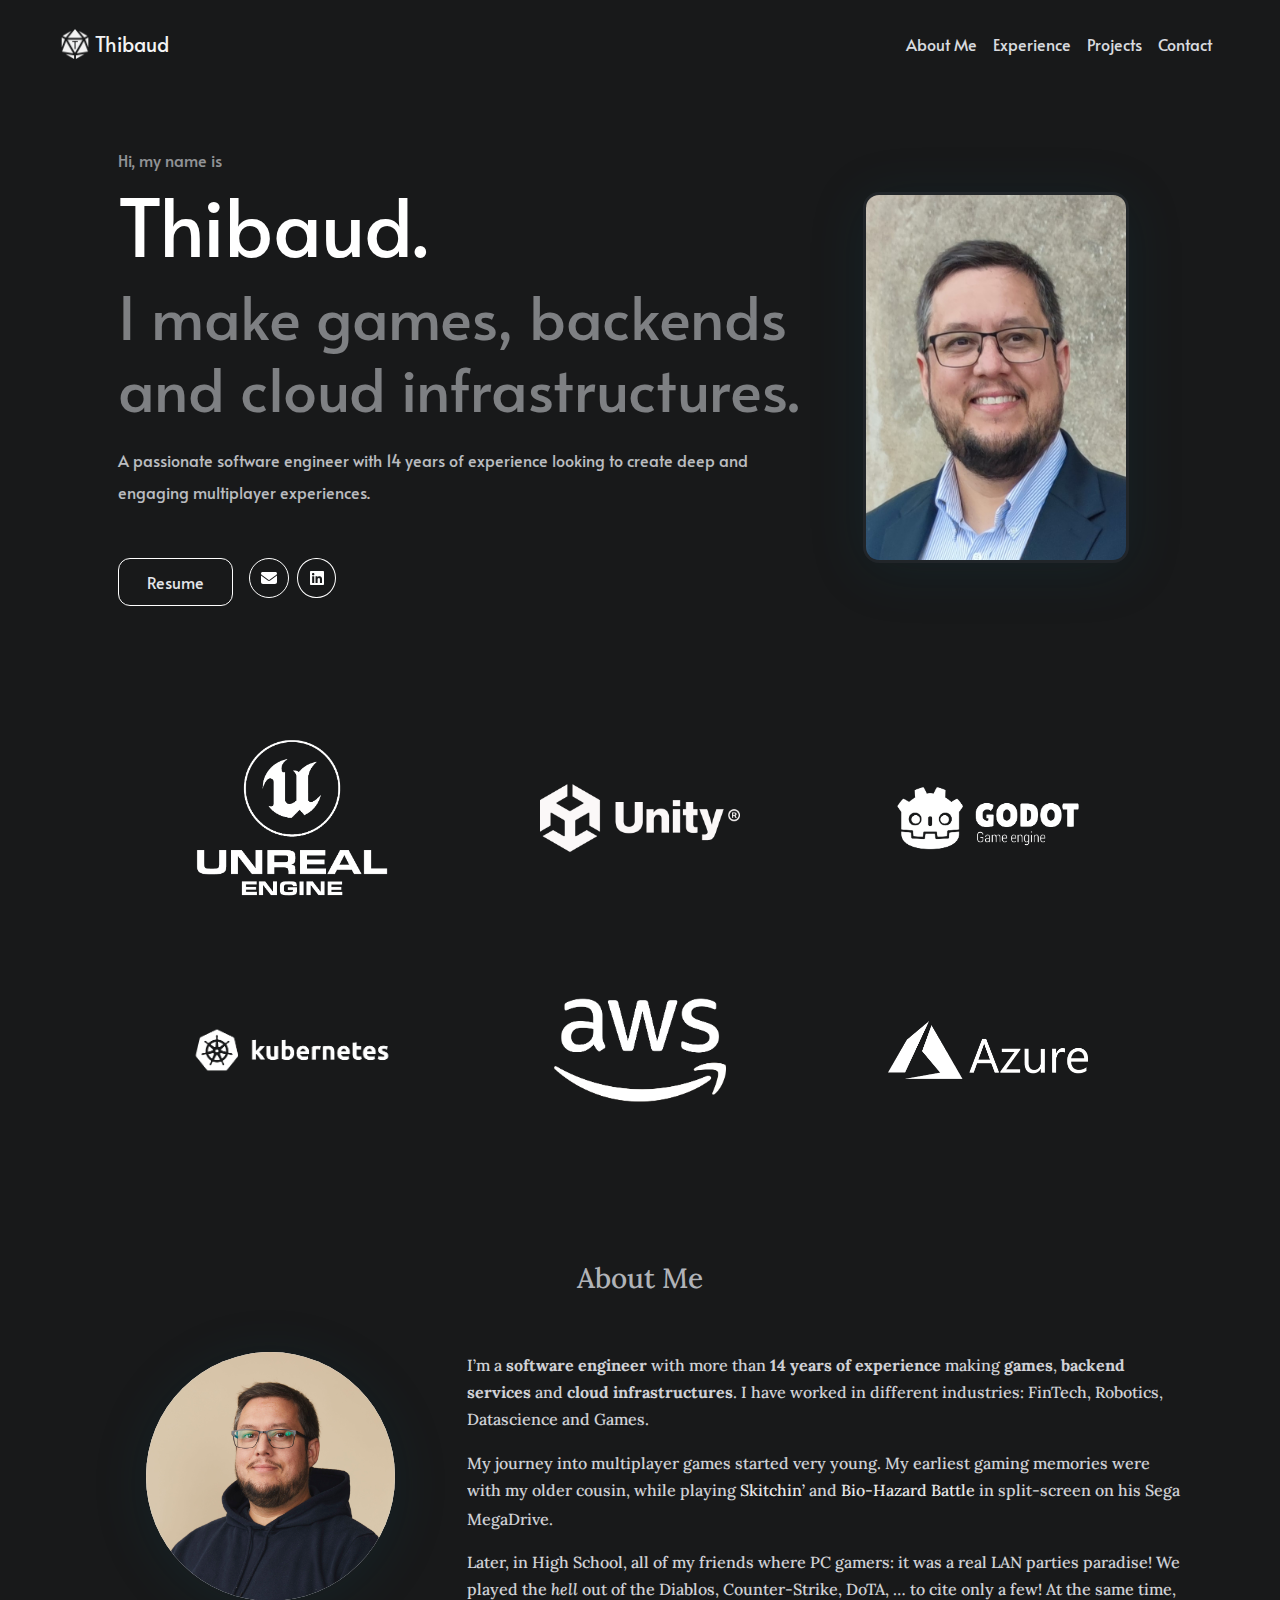
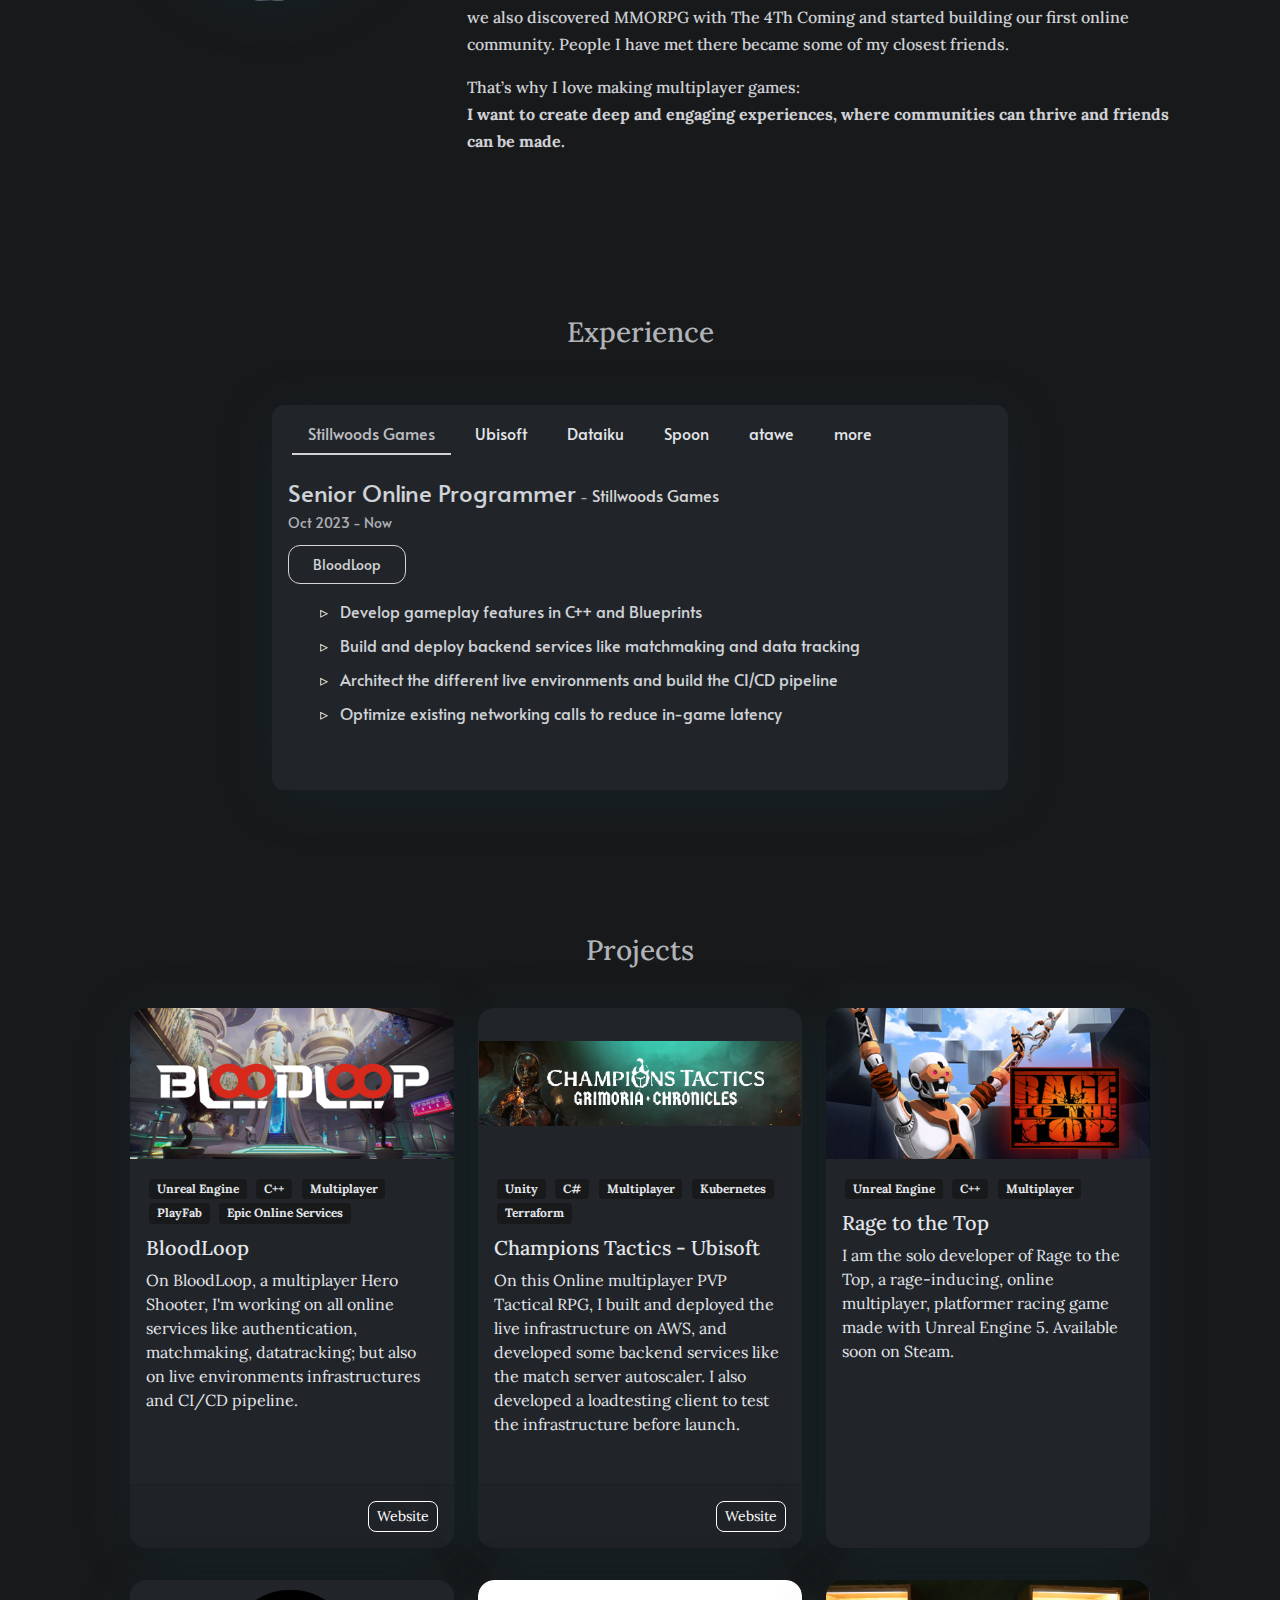
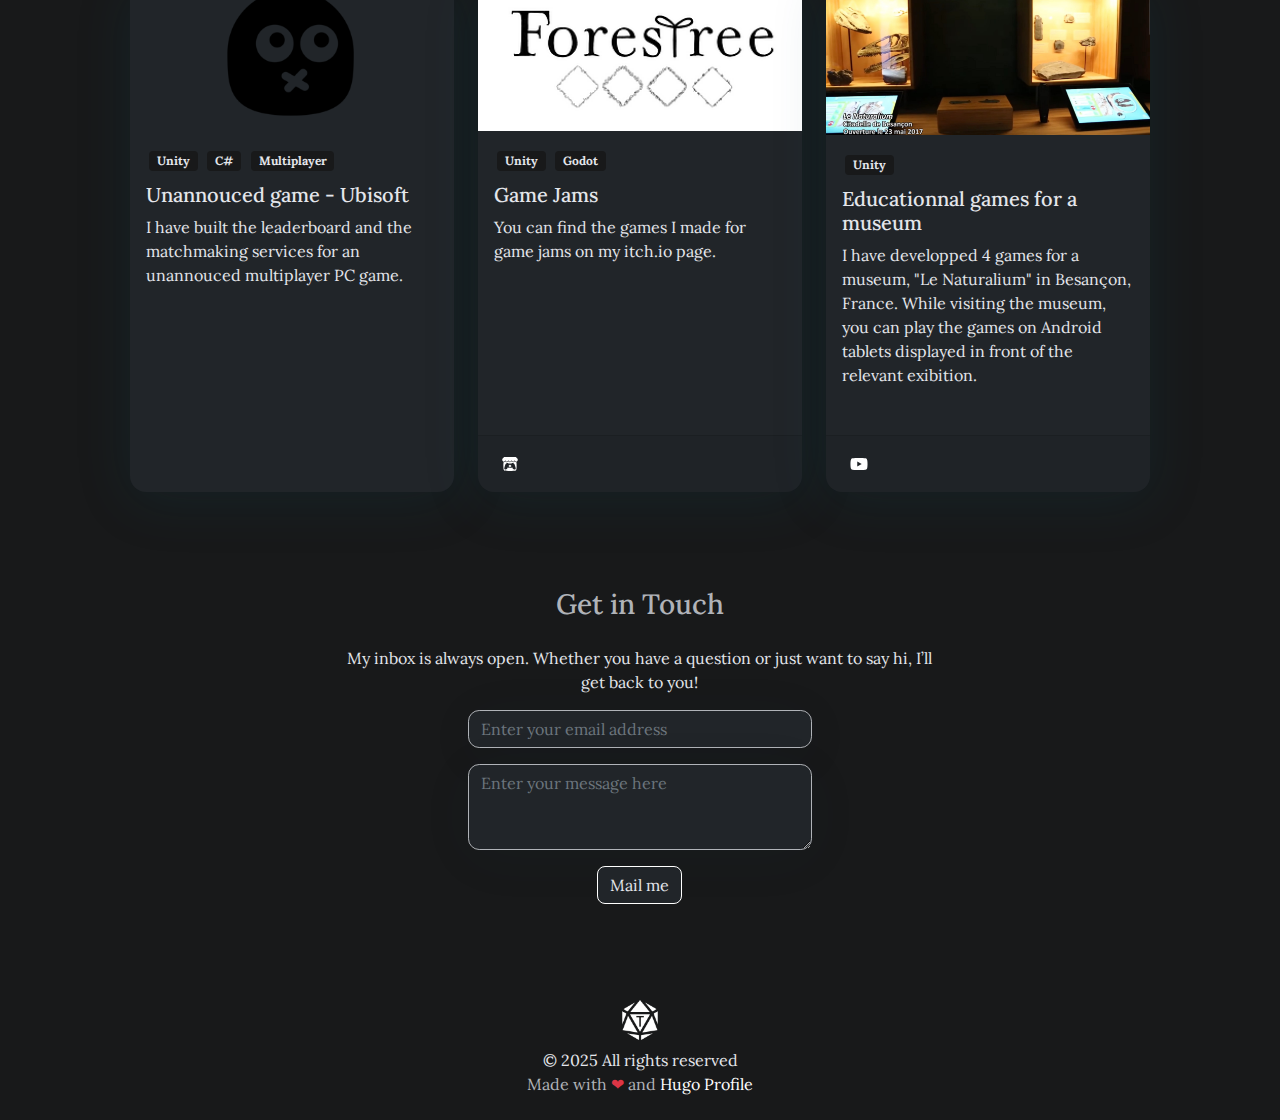
<file: index.html>
<!doctype html><html><head><meta name=generator content="Hugo 0.146.4"><meta charset=UTF-8><meta name=viewport content="width=device-width,initial-scale=1"><meta http-equiv=X-UA-Compatible content="ie=edge"><meta http-equiv=Accept-CH content="DPR, Viewport-Width, Width"><link rel=icon href=/images/fav.png type=image/gif><link rel=preconnect href=https://fonts.googleapis.com><link rel=preconnect href=https://fonts.gstatic.com crossorigin><link rel=preload as=style href="https://fonts.googleapis.com/css2?family=Alata&family=Lora:ital,wght@0,400;0,500;0,600;0,700;1,400;1,500;1,600;1,700&family=Roboto:ital,wght@0,100;0,300;0,400;0,500;0,700;0,900;1,100;1,300;1,400;1,500;1,700;1,900&display=swap"><link rel=stylesheet href="https://fonts.googleapis.com/css2?family=Alata&family=Lora:ital,wght@0,400;0,500;0,600;0,700;1,400;1,500;1,600;1,700&family=Roboto:ital,wght@0,100;0,300;0,400;0,500;0,700;0,900;1,100;1,300;1,400;1,500;1,700;1,900&display=swap" media=print onload='this.media="all"'><noscript><link href="https://fonts.googleapis.com/css2?family=Alata&family=Lora:ital,wght@0,400;0,500;0,600;0,700;1,400;1,500;1,600;1,700&family=Roboto:ital,wght@0,100;0,300;0,400;0,500;0,700;0,900;1,100;1,300;1,400;1,500;1,700;1,900&display=swap" rel=stylesheet></noscript><link rel=stylesheet href=/css/font.css media=all><meta property="og:url" content="https://portfolio.thibaud.io/"><meta property="og:site_name" content="Thibaud"><meta property="og:title" content="Thibaud"><meta property="og:description" content="Thibaud portfolio"><meta property="og:locale" content="en_us"><meta property="og:type" content="website"><meta name=twitter:card content="summary"><meta name=twitter:title content="Thibaud"><meta name=twitter:description content="Thibaud portfolio"><link rel=stylesheet href=/bootstrap-5/css/bootstrap.min.css media=all><link rel=stylesheet href=/css/header.css media=all><link rel=stylesheet href=/css/footer.css media=all><link rel=stylesheet href=/css/theme.css media=all><style>:root{--text-color:#343a40;--text-secondary-color:#6c757d;--text-link-color:#007bff;--background-color:#eaedf0;--secondary-background-color:#64ffda1a;--primary-color:#007bff;--secondary-color:#f8f9fa;--text-color-dark:#e4e6eb;--text-secondary-color-dark:#b0b3b8;--text-link-color-dark:#ffffff;--background-color-dark:#18191a;--secondary-background-color-dark:#212529;--primary-color-dark:#ffffff;--secondary-color-dark:#212529}body{font-size:1rem;font-weight:400;line-height:1.5;text-align:left}html{background-color:var(--background-color)!important}body::-webkit-scrollbar{height:0;width:8px;background-color:var(--background-color)}::-webkit-scrollbar-track{border-radius:1rem}::-webkit-scrollbar-thumb{border-radius:1rem;background:#b0b0b0;outline:1px solid var(--background-color)}#search-content::-webkit-scrollbar{width:.5em;height:.1em;background-color:var(--background-color)}</style><meta name=description content="Thibaud portfolio"><link rel=stylesheet href=/css/index.css media=all><link rel=stylesheet href=/css/projects.css media=all><script defer src=/fontawesome-6/all-6.4.2.js></script><title>Thibaud</title></head><body class=light><script>let localStorageValue=localStorage.getItem("pref-theme"),mediaQuery=window.matchMedia("(prefers-color-scheme: dark)").matches;switch(localStorageValue){case"dark":document.body.classList.add("dark");break;case"light":document.body.classList.remove("dark");break;default:mediaQuery&&document.body.classList.add("dark");break}</script><script>var prevScrollPos=window.pageYOffset;window.addEventListener("scroll",function(){let s=document.getElementById("profileHeader"),t=window.pageYOffset,n=!1,o=!0,i=o?prevScrollPos>t:t>0;i?s.classList.add("showHeaderOnTop"):n=!0,t===0&&(n=!0),n&&s.classList.remove("showHeaderOnTop"),prevScrollPos=t})</script><header id=profileHeader><nav class="pt-3 navbar navbar-expand-lg animate"><div class="container-fluid mx-xs-2 mx-sm-5 mx-md-5 mx-lg-5"><a class="navbar-brand primary-font text-wrap" href=/><img src=/images/fav.png width=30 height=30 class="d-inline-block align-top">
Thibaud
</a><button class=navbar-toggler type=button data-bs-toggle=collapse data-bs-target=#navbarContent aria-controls=navbarContent aria-expanded=false aria-label="Toggle navigation"><svg aria-hidden="true" height="24" viewBox="0 0 16 16" width="24" data-view-component="true"><path fill-rule="evenodd" d="M1 2.75A.75.75.0 011.75 2h12.5a.75.75.0 110 1.5H1.75A.75.75.0 011 2.75zm0 5A.75.75.0 011.75 7h12.5a.75.75.0 110 1.5H1.75A.75.75.0 011 7.75zM1.75 12a.75.75.0 100 1.5h12.5a.75.75.0 100-1.5H1.75z"/></svg></button><div class="collapse navbar-collapse text-wrap primary-font" id=navbarContent><ul class="navbar-nav ms-auto text-center"><li class="nav-item navbar-text"><a class=nav-link href=/#about aria-label=about>About Me</a></li><li class="nav-item navbar-text"><a class=nav-link href=/#experience aria-label=experience>Experience</a></li><li class="nav-item navbar-text"><a class=nav-link href=/#projects aria-label=projects>Projects</a></li><li class="nav-item navbar-text"><a class=nav-link href=/#contact aria-label=contact>Contact</a></li></ul></div></div></nav></header><div id=content><section id=hero class="py-5 align-middle"><div class="container px-3 px-sm-5 px-md-5 px-lg-5 pt-lg-3"><div class=row><div class="col-sm-12 col-md-12 col-lg-8 content animate" id=primary-font><span class=subtitle>Hi, my name is</span><h2>Thibaud.</h2><h3>I make games, backends and cloud infrastructures.</h3><p class=hero-content>A passionate software engineer with 14 years of experience looking to create deep and engaging multiplayer experiences.</p><div class=row><div class="col-auto h-100"><a href=portfolio_resume.pdf class=btn download>Resume</a></div><div class="col-auto px-0 h-100"><span><span class=px-1><a href=#contact class="btn social-icon"><i class="fa-solid fa-envelope"></i>
</a></span><span class=px-1><a href=https://www.linkedin.com/in/thibaudio/ target=_blank class="btn social-icon"><i class="fab fa-linkedin"></i></a></span></span></div></div></div><div class="col-sm-12 col-md-12 col-lg-4"><div class="row justify-content-center"><div class="col-sm-12 col-md-9 pt-5 image animate px-5 px-md-5 px-lg-0 text-center"><img src=/images/thibaud_5_7.jpg class="img-thumbnail mx-auto" alt></div></div></div></div></div></section><section id=heroSkills class=py-5><div class="container bg-transparent"><div class="row justify-content-center px-3 px-md-5"><div class="col-lg-4 col-md-6 my-3"><img class="rounded mx-auto d-block" src=/images/skills/ue.png alt="Unreal Engine 5" style=width:200px></div><div class="col-lg-4 col-md-6 my-3"><img class="rounded mx-auto d-block" src=/images/skills/unity.png alt=Unity style=width:200px></div><div class="col-lg-4 col-md-6 my-3"><img class="rounded mx-auto d-block" src=/images/skills/godot.png alt=Godot style=width:200px></div><div class="col-lg-4 col-md-6 my-3"><img class="rounded mx-auto d-block" src=/images/skills/kubernetes.png alt=Kubernetes style=width:200px></div><div class="col-lg-4 col-md-6 my-3"><img class="rounded mx-auto d-block" src=/images/skills/amazon.png alt=AWS style=width:200px></div><div class="col-lg-4 col-md-6 my-3"><img class="rounded mx-auto d-block" src=/images/skills/azure.png alt=Azure style=width:200px></div></div></div></section><section id=about class="py-0 py-sm-5"><div class="container bg-transparent"><h3 class="text-center bg-transparent">About Me</h3><div class="bg-transparent row justify-content-center px-3 py-5"><div class="col-sm-12 col-md-8 col-lg-4 mb-5 mb-sm-0 mb-md-5 mb-lg-0 d-none d-sm-none d-md-block"><div class="image d-flex px-5"><img src=/images/thibaud.jpg class="img-thumbnail mx-auto rounded-circle" alt></div></div><div class="col-sm-12 col-md-12 col-lg-8 content"><p>I&rsquo;m a <strong>software engineer</strong> with more than <strong>14 years of experience</strong> making <strong>games</strong>, <strong>backend services</strong> and <strong>cloud infrastructures</strong>.
I have worked in different industries: FinTech, Robotics, Datascience and Games.</p><p>My journey into multiplayer games started very young. My earliest gaming memories were with my older cousin, while playing <a href=https://en.wikipedia.org/wiki/Skitchin%27>Skitchin&rsquo;</a> and <a href=https://en.wikipedia.org/wiki/Bio-Hazard_Battle>Bio-Hazard Battle</a> in split-screen on his Sega MegaDrive.</p><p>Later, in High School, all of my friends where PC gamers: it was a real LAN parties paradise! We played the <em>hell</em> out of the Diablos, Counter-Strike, DoTA, … to cite only a few!
At the same time, we also discovered MMORPG with The 4Th Coming and started building our first online community. People I have met there became some of my closest friends.</p><p>That&rsquo;s why I love making multiplayer games:<br><strong>I want to create deep and engaging experiences, where communities can thrive and friends can be made.</strong></p></div></div></div></section><section id=experience class=py-5><div class=container><h3 class=text-center>Experience</h3><div class="row justify-content-center"><div class="col-sm-12 col-md-8 col-lg-8 py-5"><div class="experience-container px-3 pt-2"><ul class="nav nav-pills mb-3 bg-transparent primary-font" id=pills-tab role=tablist><li class="nav-item px-1 bg-transparent" role=presentation><div class="nav-link active bg-transparent" aria-selected=true role=tab data-bs-toggle=pill id=Stillwoods-Games-Oct-2023---Now-tab data-bs-target=#pills-Stillwoods-Games-Oct-2023---Now aria-controls=Stillwoods-Games-Oct-2023---Now>Stillwoods Games</div></li><li class="nav-item px-1 bg-transparent" role=presentation><div class="nav-link bg-transparent" aria-selected=true role=tab data-bs-toggle=pill id=Ubisoft-Jul-2023---Oct-2023-tab data-bs-target=#pills-Ubisoft-Jul-2023---Oct-2023 aria-controls=Ubisoft-Jul-2023---Oct-2023>Ubisoft</div></li><li class="nav-item px-1 bg-transparent" role=presentation><div class="nav-link bg-transparent" aria-selected=true role=tab data-bs-toggle=pill id=Dataiku-Apr-2020---Jul-2023-tab data-bs-target=#pills-Dataiku-Apr-2020---Jul-2023 aria-controls=Dataiku-Apr-2020---Jul-2023>Dataiku</div></li><li class="nav-item px-1 bg-transparent" role=presentation><div class="nav-link bg-transparent" aria-selected=true role=tab data-bs-toggle=pill id=Spoon-Feb-2018---Mar-2020-tab data-bs-target=#pills-Spoon-Feb-2018---Mar-2020 aria-controls=Spoon-Feb-2018---Mar-2020>Spoon</div></li><li class="nav-item px-1 bg-transparent" role=presentation><div class="nav-link bg-transparent" aria-selected=true role=tab data-bs-toggle=pill id=atawe-Mar-2016---Jan-2018-tab data-bs-target=#pills-atawe-Mar-2016---Jan-2018 aria-controls=atawe-Mar-2016---Jan-2018>atawe</div></li><li class="nav-item px-1 bg-transparent" role=presentation><div class="nav-link bg-transparent" aria-selected=true role=tab data-bs-toggle=pill id=more-Jun-2009---Feb-2016-tab data-bs-target=#pills-more-Jun-2009---Feb-2016 aria-controls=more-Jun-2009---Feb-2016>more</div></li></ul><div class="tab-content pb-5 pt-2 bg-transparent primary-font" id=pills-tabContent><div class="tab-pane fade show active bg-transparent" role=tabpanel id=pills-Stillwoods-Games-Oct-2023---Now aria-labelledby=pills-Stillwoods-Games-Oct-2023---Now-tab><div><span class=h4>Senior Online Programmer</span>
<small>-</small>
<a href=https://stillwoods.games/ target=_blank>Stillwoods Games</a><div class=pb-1><small>Oct 2023 - Now</small></div><div class="py-2 featuredLink"><a class="p-2 px-4 btn btn-outline-primary btn-sm" href=https://www.bloodloop.com/ target=_blank>BloodLoop</a></div></div><ul><li>Develop gameplay features in C++ and Blueprints</li><li>Build and deploy backend services like matchmaking and data tracking</li><li>Architect the different live environments and build the CI/CD pipeline</li><li>Optimize existing networking calls to reduce in-game latency</li></ul></div><div class="tab-pane fade bg-transparent" role=tabpanel id=pills-Ubisoft-Jul-2023---Oct-2023 aria-labelledby=pills-Ubisoft-Jul-2023---Oct-2023-tab><div><span class=h4>Senior Online Programmer</span>
<small>-</small>
<a href=https://ubisoft.com target=_blank>Ubisoft</a><div class=pb-1><small>Jul 2023 - Oct 2023</small></div><div class="py-2 featuredLink"><a class="p-2 px-4 btn btn-outline-primary btn-sm" href=https://championstactics.ubisoft.com/ target=_blank>Champions Tactics</a></div></div><div class=pt-2><p>Build, deploy and maintain backend services and infrastructure for 2 upcoming multiplayer PC games.</p><ul><li>Developed the leaderboard and the matchmaking services</li><li>Build the autoscaler for match servers</li><li>Deployed the live infrastructure</li></ul></div></div><div class="tab-pane fade bg-transparent" role=tabpanel id=pills-Dataiku-Apr-2020---Jul-2023 aria-labelledby=pills-Dataiku-Apr-2020---Jul-2023-tab><div><span class=h4>Engineering Manager</span>
<small>-</small>
<a href=https://dataiku.com target=_blank>Dataiku</a><div class=pb-1><small>Apr 2020 - Jul 2023</small></div><div class="py-2 featuredLink"><a class="p-2 px-4 btn btn-outline-primary btn-sm" href=https://www.dataiku.com/product/get-started/ target=_blank>Dataiku Online</a></div></div><div class=pt-2><p>Build, deploy and operate the platform hosting Dataiku&rsquo;s SaaS offering:</p><ul><li>Build a resilient and replicable infrastructure on AWS with multiple kubernetes clusters in production</li><li>Create processes and tools to improve platform reliability, without compromising team velocity</li><li>Recruit and manage a growing team of Site Reliability Engineers to operate and improve the platform</li><li>Provide system design expertise to the development team</li><li>Obtain ISO27001 and SoC Type 1&amp;2 Certifications</li></ul></div></div><div class="tab-pane fade bg-transparent" role=tabpanel id=pills-Spoon-Feb-2018---Mar-2020 aria-labelledby=pills-Spoon-Feb-2018---Mar-2020-tab><div><span class=h4>Unity Developer</span>
<small>-</small>
<a href=https://www.spoon.ai/ target=_blank>Spoon</a><div class=pb-1><small>Feb 2018 - Mar 2020</small></div></div><div class=pt-2><p>Build software embedded in an interactive robot:</p><ul><li>Develop robot behaviors and interaction in C#/Unity</li><li>Integrate various peripherals, like robot arms and capture devices, by building C++ drivers</li><li>Build a multiplayer VR simulation with Unity to experience our different robots</li></ul><p>Create shared services for the robot fleet:</p><ul><li>Deploy a cloud infrastructure</li><li>Build and deploy backend services to monitor robots, gather analytics and configure behaviors remotely</li></ul></div></div><div class="tab-pane fade bg-transparent" role=tabpanel id=pills-atawe-Mar-2016---Jan-2018 aria-labelledby=pills-atawe-Mar-2016---Jan-2018-tab><div><span class=h4>Co-founder</span>
<small>-</small>
<a href=http://atawe.fr/ target=_blank>atawe</a><div class=pb-1><small>Mar 2016 - Jan 2018</small></div><div class="py-2 featuredLink"><a class="p-2 px-4 btn btn-outline-primary btn-sm" href="https://www.youtube.com/watch?v=0HBjJZTlvmY" target=_blank>Some of the games in action</a></div></div><div class=pt-2><p>We developed games and software for our customers :</p><ul><li>A warehouse management software</li><li>4 educational games for a museum. They are available on Android tablets displayed in front of the relevant exibition.<br>You can see them in action <a href="https://www.youtube.com/watch?v=0HBjJZTlvmY">here</a></li></ul></div></div><div class="tab-pane fade bg-transparent" role=tabpanel id=pills-more-Jun-2009---Feb-2016 aria-labelledby=pills-more-Jun-2009---Feb-2016-tab><div><span class=h4>Find more on my LinkedIn profile</span>
<small>-</small>
<a href=https://www.linkedin.com/in/thibaudio/details/experience/ target=_blank>more</a><div class=pb-1><small>Jun 2009 - Feb 2016</small></div><div class="py-2 featuredLink"><a class="p-2 px-4 btn btn-outline-primary btn-sm" href=https://www.linkedin.com/in/thibaudio/details/experience/ target=_blank>LinkedIn</a></div></div><div class=pt-2></div></div></div></div></div></div></div></section><section id=projects class=py-5><div class=container><h3 class=text-center>Projects</h3><div class="row justify-content-center px-3 px-md-5"><div class="col-lg-4 col-md-6 my-3"><div class="card my-3 h-100" title=BloodLoop><div class=card-head><img class=card-img-top src=/images/projects/bloodloop.png alt=BloodLoop></div><div class="card-body bg-transparent p-3"><div class="pb-2 bg-transparent"><span class="badge badge-secondary">Unreal Engine</span>
<span class="badge badge-secondary">C++</span>
<span class="badge badge-secondary">Multiplayer</span>
<span class="badge badge-secondary">PlayFab</span>
<span class="badge badge-secondary">Epic Online Services</span></div><h5 class="card-title bg-transparent mt-1">BloodLoop</h5><div class="card-text bg-transparent secondary-font">On BloodLoop, a multiplayer Hero Shooter, I'm working on all online services like authentication, matchmaking, datatracking; but also on live environments infrastructures and CI/CD pipeline.</div></div><div class="card-footer py-3"><span class=float-end><a class="btn btn-sm" href=https://www.bloodloop.com/ target=_blank>Website</a></span></div></div></div><div class="col-lg-4 col-md-6 my-3"><div class="card my-3 h-100" title="Champions Tactics - Ubisoft"><div class=card-head><img class=card-img-top src=/images/projects/championstactics.png alt="Champions Tactics - Ubisoft"></div><div class="card-body bg-transparent p-3"><div class="pb-2 bg-transparent"><span class="badge badge-secondary">Unity</span>
<span class="badge badge-secondary">C#</span>
<span class="badge badge-secondary">Multiplayer</span>
<span class="badge badge-secondary">Kubernetes</span>
<span class="badge badge-secondary">Terraform</span></div><h5 class="card-title bg-transparent mt-1">Champions Tactics - Ubisoft</h5><div class="card-text bg-transparent secondary-font">On this Online multiplayer PVP Tactical RPG, I built and deployed the live infrastructure on AWS, and developed some backend services like the match server autoscaler. I also developed a loadtesting client to test the infrastructure before launch.</div></div><div class="card-footer py-3"><span class=float-end><a class="btn btn-sm" href=https://championstactics.ubisoft.com/ target=_blank>Website</a></span></div></div></div><div class="col-lg-4 col-md-6 my-3"><div class="card my-3 h-100" title="Rage to the Top"><div class=card-head><img class=card-img-top src=/images/projects/ragetothetop.png alt="Rage to the Top"></div><div class="card-body bg-transparent p-3"><div class="pb-2 bg-transparent"><span class="badge badge-secondary">Unreal Engine</span>
<span class="badge badge-secondary">C++</span>
<span class="badge badge-secondary">Multiplayer</span></div><h5 class="card-title bg-transparent mt-1">Rage to the Top</h5><div class="card-text bg-transparent secondary-font">I am the solo developer of Rage to the Top, a rage-inducing, online multiplayer, platformer racing game made with Unreal Engine 5. Available soon on Steam.</div></div></div></div><div class="col-lg-4 col-md-6 my-3"><div class="card my-3 h-100" title="Unannouced game - Ubisoft"><div class=card-head><img class=card-img-top src=/images/projects/silence.png alt="Unannouced game - Ubisoft"></div><div class="card-body bg-transparent p-3"><div class="pb-2 bg-transparent"><span class="badge badge-secondary">Unity</span>
<span class="badge badge-secondary">C#</span>
<span class="badge badge-secondary">Multiplayer</span></div><h5 class="card-title bg-transparent mt-1">Unannouced game - Ubisoft</h5><div class="card-text bg-transparent secondary-font">I have built the leaderboard and the matchmaking services for an unannouced multiplayer PC game.</div></div></div></div><div class="col-lg-4 col-md-6 my-3"><div class="card my-3 h-100" title="Game Jams"><div class=card-head><img class=card-img-top src=/images/projects/gamejams.png alt="Game Jams"></div><div class="card-body bg-transparent p-3"><div class="pb-2 bg-transparent"><span class="badge badge-secondary">Unity</span>
<span class="badge badge-secondary">Godot</span></div><h5 class="card-title bg-transparent mt-1">Game Jams</h5><div class="card-text bg-transparent secondary-font">You can find the games I made for game jams on my itch.io page.</div></div><div class="card-footer py-3"><span class="m-1 mx-2"><a href=https://thibaudio.itch.io/ target=_blank><i class="fab fa-itch-io"></i></a></span></div></div></div><div class="col-lg-4 col-md-6 my-3"><div class="card my-3 h-100" title="Educationnal games for a museum"><div class=card-head><img class=card-img-top src=/images/projects/naturalium.jpg alt="Educationnal games for a museum"></div><div class="card-body bg-transparent p-3"><div class="pb-2 bg-transparent"><span class="badge badge-secondary">Unity</span></div><h5 class="card-title bg-transparent mt-1">Educationnal games for a museum</h5><div class="card-text bg-transparent secondary-font">I have developped 4 games for a museum, "Le Naturalium" in Besançon, France.
While visiting the museum, you can play the games on Android tablets displayed in front of the relevant exibition.</div></div><div class="card-footer py-3"><span class="m-1 mx-2"><a href="https://www.youtube.com/watch?v=0HBjJZTlvmY" target=_blank><i class="fab fa-youtube"></i></a></span></div></div></div></div></div></section><section id=contact class=py-5><div class=container><h3 class=text-center>Get in Touch</h3><div class="px-0 px-md-5 px-lg-5"><div class="row justify-content-center px-md-5"><div class="col-md-8 py-3"><div class=text-center>My inbox is always open. Whether you have a question or just want to say hi, I&rsquo;ll get back to you!</div><div class="row justify-content-center"><form id=contact-form action=https://formspree.io/f/mzbnzjne onsubmit=handleFormspreeSubmit(event) method=POST class=col-md-7><div class="form-group pt-3"><input type=email class=form-control name=email required placeholder='Enter your email address'></div><div class="form-group pt-3"><textarea class=form-control name=message required placeholder='Enter your message here' rows=3></textarea></div><div class="form-group text-center pt-3"><button type=submit class=btn>Mail me</button></div></form></div></div></div></div></div><div id=contact-form-status></div></section><svg style="display:none"><symbol id="check-circle-fill" viewBox="0 0 16 16"><path d="M16 8A8 8 0 110 8a8 8 0 0116 0zm-3.97-3.03a.75.75.0 00-1.08.022L7.477 9.417 5.384 7.323a.75.75.0 00-1.06 1.06L6.97 11.03a.75.75.0 001.079-.02l3.992-4.99a.75.75.0 00-.01-1.05z"/></symbol><symbol id="info-fill" viewBox="0 0 16 16"><path d="M8 16A8 8 0 108 0a8 8 0 000 16zm.93-9.412-1 4.705c-.07.34.029.533.304.533.194.0.487-.07.686-.246l-.088.416c-.287.346-.92.598-1.465.598-.703.0-1.002-.422-.808-1.319l.738-3.468c.064-.293.006-.399-.287-.47l-.451-.081.082-.381 2.29-.287zM8 5.5a1 1 0 110-2 1 1 0 010 2z"/></symbol><symbol id="exclamation-triangle-fill" viewBox="0 0 16 16"><path d="M8.982 1.566a1.13 1.13.0 00-1.96.0L.165 13.233c-.457.778.091 1.767.98 1.767h13.713c.889.0 1.438-.99.98-1.767L8.982 1.566zM8 5c.535.0.954.462.9.995l-.35 3.507a.552.552.0 01-1.1.0L7.1 5.995A.905.905.0 018 5zm.002 6a1 1 0 110 2 1 1 0 010-2z"/></symbol></svg></div><footer><div class="text-center pt-2"></div><div class="container py-4"><div class="row justify-content-center"><div class="col-md-4 text-center"><div class=pb-2><a href=https://portfolio.thibaud.io/ title=Thibaud><img alt="Footer logo" src=/images/fav.png height=40px width=40px></a></div>&copy; 2025 All rights reserved<div class=text-secondary>Made with
<span class=text-danger>&#10084;
</span>and
<a href=https://github.com/gurusabarish/hugo-profile target=_blank title="Designed and developed by gurusabarish">Hugo Profile</a></div></div></div></div></footer><script src=/bootstrap-5/js/bootstrap.bundle.min.js></script><script>document.body.className.includes("light")&&(document.body.classList.add("dark"),localStorage.setItem("pref-theme","dark"))</script><script src=/js/contact.js></script><section id=search-content class=py-2><div class=container id=search-results></div></section></body></html>
</file>
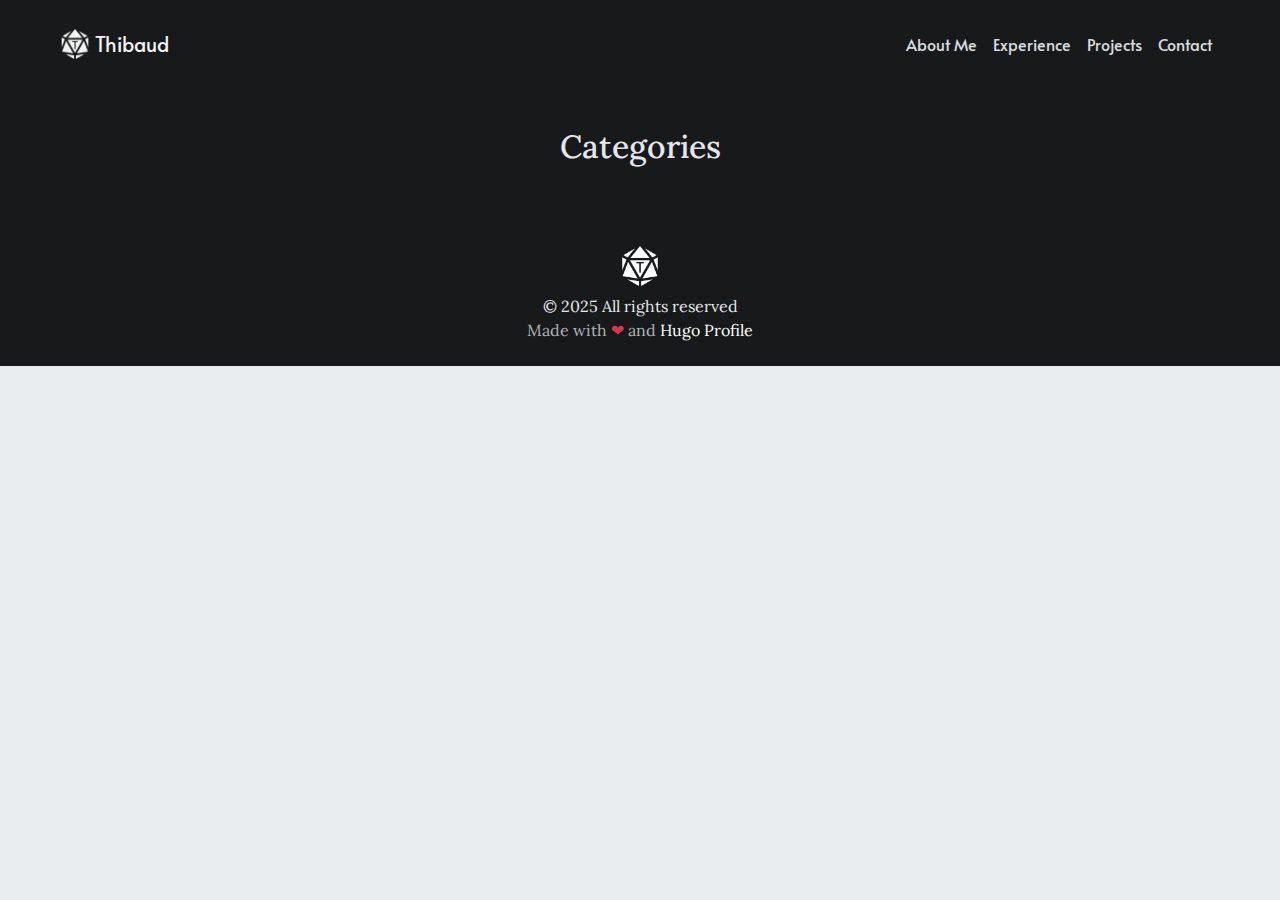
<file: categories/index.html>
<!doctype html><html><head><meta charset=UTF-8><meta name=viewport content="width=device-width,initial-scale=1"><meta http-equiv=X-UA-Compatible content="ie=edge"><meta http-equiv=Accept-CH content="DPR, Viewport-Width, Width"><link rel=icon href=/images/fav.png type=image/gif><link rel=preconnect href=https://fonts.googleapis.com><link rel=preconnect href=https://fonts.gstatic.com crossorigin><link rel=preload as=style href="https://fonts.googleapis.com/css2?family=Alata&family=Lora:ital,wght@0,400;0,500;0,600;0,700;1,400;1,500;1,600;1,700&family=Roboto:ital,wght@0,100;0,300;0,400;0,500;0,700;0,900;1,100;1,300;1,400;1,500;1,700;1,900&display=swap"><link rel=stylesheet href="https://fonts.googleapis.com/css2?family=Alata&family=Lora:ital,wght@0,400;0,500;0,600;0,700;1,400;1,500;1,600;1,700&family=Roboto:ital,wght@0,100;0,300;0,400;0,500;0,700;0,900;1,100;1,300;1,400;1,500;1,700;1,900&display=swap" media=print onload='this.media="all"'><noscript><link href="https://fonts.googleapis.com/css2?family=Alata&family=Lora:ital,wght@0,400;0,500;0,600;0,700;1,400;1,500;1,600;1,700&family=Roboto:ital,wght@0,100;0,300;0,400;0,500;0,700;0,900;1,100;1,300;1,400;1,500;1,700;1,900&display=swap" rel=stylesheet></noscript><link rel=stylesheet href=/css/font.css media=all><meta property="og:url" content="https://portfolio.thibaud.io/categories/"><meta property="og:site_name" content="Thibaud"><meta property="og:title" content="Categories"><meta property="og:description" content="Thibaud portfolio"><meta property="og:locale" content="en_us"><meta property="og:type" content="website"><meta name=twitter:card content="summary"><meta name=twitter:title content="Categories"><meta name=twitter:description content="Thibaud portfolio"><link rel=stylesheet href=/bootstrap-5/css/bootstrap.min.css media=all><link rel=stylesheet href=/css/header.css media=all><link rel=stylesheet href=/css/footer.css media=all><link rel=stylesheet href=/css/theme.css media=all><style>:root{--text-color:#343a40;--text-secondary-color:#6c757d;--text-link-color:#007bff;--background-color:#eaedf0;--secondary-background-color:#64ffda1a;--primary-color:#007bff;--secondary-color:#f8f9fa;--text-color-dark:#e4e6eb;--text-secondary-color-dark:#b0b3b8;--text-link-color-dark:#ffffff;--background-color-dark:#18191a;--secondary-background-color-dark:#212529;--primary-color-dark:#ffffff;--secondary-color-dark:#212529}body{font-size:1rem;font-weight:400;line-height:1.5;text-align:left}html{background-color:var(--background-color)!important}body::-webkit-scrollbar{height:0;width:8px;background-color:var(--background-color)}::-webkit-scrollbar-track{border-radius:1rem}::-webkit-scrollbar-thumb{border-radius:1rem;background:#b0b0b0;outline:1px solid var(--background-color)}#search-content::-webkit-scrollbar{width:.5em;height:.1em;background-color:var(--background-color)}</style><meta name=description content="Categories of Thibaud"><link rel=stylesheet href=/css/list.css media=all><title>Categories | Thibaud</title></head><body class=light><script>let localStorageValue=localStorage.getItem("pref-theme"),mediaQuery=window.matchMedia("(prefers-color-scheme: dark)").matches;switch(localStorageValue){case"dark":document.body.classList.add("dark");break;case"light":document.body.classList.remove("dark");break;default:mediaQuery&&document.body.classList.add("dark");break}</script><script>var prevScrollPos=window.pageYOffset;window.addEventListener("scroll",function(){let s=document.getElementById("profileHeader"),t=window.pageYOffset,n=!1,o=!0,i=o?prevScrollPos>t:t>0;i?s.classList.add("showHeaderOnTop"):n=!0,t===0&&(n=!0),n&&s.classList.remove("showHeaderOnTop"),prevScrollPos=t})</script><header id=profileHeader><nav class="pt-3 navbar navbar-expand-lg animate"><div class="container-fluid mx-xs-2 mx-sm-5 mx-md-5 mx-lg-5"><a class="navbar-brand primary-font text-wrap" href=/><img src=/images/fav.png width=30 height=30 class="d-inline-block align-top">
Thibaud
</a><button class=navbar-toggler type=button data-bs-toggle=collapse data-bs-target=#navbarContent aria-controls=navbarContent aria-expanded=false aria-label="Toggle navigation"><svg aria-hidden="true" height="24" viewBox="0 0 16 16" width="24" data-view-component="true"><path fill-rule="evenodd" d="M1 2.75A.75.75.0 011.75 2h12.5a.75.75.0 110 1.5H1.75A.75.75.0 011 2.75zm0 5A.75.75.0 011.75 7h12.5a.75.75.0 110 1.5H1.75A.75.75.0 011 7.75zM1.75 12a.75.75.0 100 1.5h12.5a.75.75.0 100-1.5H1.75z"/></svg></button><div class="collapse navbar-collapse text-wrap primary-font" id=navbarContent><ul class="navbar-nav ms-auto text-center"><li class="nav-item navbar-text"><a class=nav-link href=/#about aria-label=about>About Me</a></li><li class="nav-item navbar-text"><a class=nav-link href=/#experience aria-label=experience>Experience</a></li><li class="nav-item navbar-text"><a class=nav-link href=/#projects aria-label=projects>Projects</a></li><li class="nav-item navbar-text"><a class=nav-link href=/#contact aria-label=contact>Contact</a></li></ul></div></div></nav></header><div id=content><div class="container pt-5" id=list-page><h2 class="text-center pb-2">Categories</h2><div class=row><div class="row justify-content-center"><div class="col-auto m-3"></div></div></div></div></div><footer><div class="text-center pt-2"></div><div class="container py-4"><div class="row justify-content-center"><div class="col-md-4 text-center"><div class=pb-2><a href=https://portfolio.thibaud.io/ title=Thibaud><img alt="Footer logo" src=/images/fav.png height=40px width=40px></a></div>&copy; 2025 All rights reserved<div class=text-secondary>Made with
<span class=text-danger>&#10084;
</span>and
<a href=https://github.com/gurusabarish/hugo-profile target=_blank title="Designed and developed by gurusabarish">Hugo Profile</a></div></div></div></div></footer><script src=/bootstrap-5/js/bootstrap.bundle.min.js></script><script>document.body.className.includes("light")&&(document.body.classList.add("dark"),localStorage.setItem("pref-theme","dark"))</script><script src=/js/contact.js></script><section id=search-content class=py-2><div class=container id=search-results></div></section></body></html>
</file>
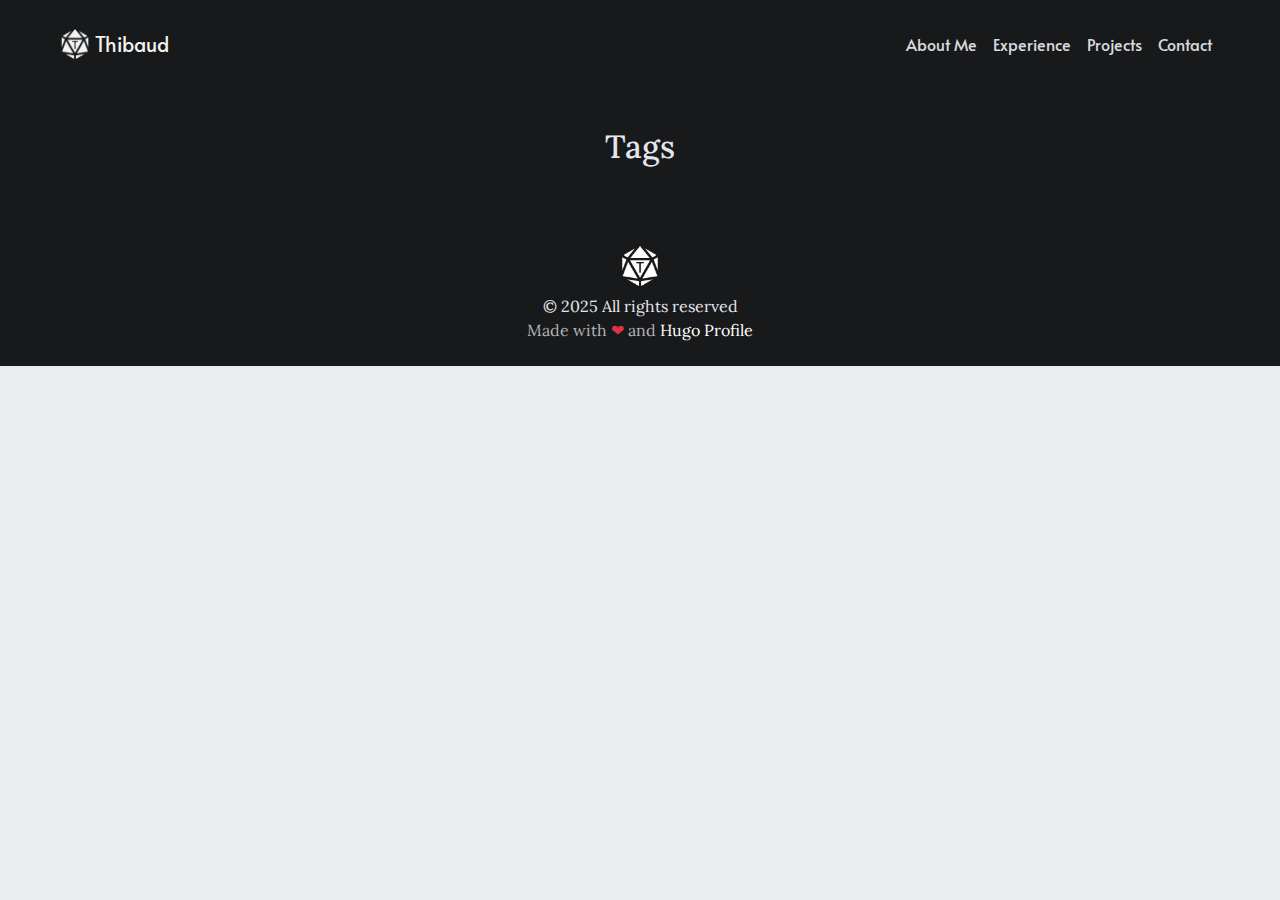
<file: tags/index.html>
<!doctype html><html><head><meta charset=UTF-8><meta name=viewport content="width=device-width,initial-scale=1"><meta http-equiv=X-UA-Compatible content="ie=edge"><meta http-equiv=Accept-CH content="DPR, Viewport-Width, Width"><link rel=icon href=/images/fav.png type=image/gif><link rel=preconnect href=https://fonts.googleapis.com><link rel=preconnect href=https://fonts.gstatic.com crossorigin><link rel=preload as=style href="https://fonts.googleapis.com/css2?family=Alata&family=Lora:ital,wght@0,400;0,500;0,600;0,700;1,400;1,500;1,600;1,700&family=Roboto:ital,wght@0,100;0,300;0,400;0,500;0,700;0,900;1,100;1,300;1,400;1,500;1,700;1,900&display=swap"><link rel=stylesheet href="https://fonts.googleapis.com/css2?family=Alata&family=Lora:ital,wght@0,400;0,500;0,600;0,700;1,400;1,500;1,600;1,700&family=Roboto:ital,wght@0,100;0,300;0,400;0,500;0,700;0,900;1,100;1,300;1,400;1,500;1,700;1,900&display=swap" media=print onload='this.media="all"'><noscript><link href="https://fonts.googleapis.com/css2?family=Alata&family=Lora:ital,wght@0,400;0,500;0,600;0,700;1,400;1,500;1,600;1,700&family=Roboto:ital,wght@0,100;0,300;0,400;0,500;0,700;0,900;1,100;1,300;1,400;1,500;1,700;1,900&display=swap" rel=stylesheet></noscript><link rel=stylesheet href=/css/font.css media=all><meta property="og:url" content="https://portfolio.thibaud.io/tags/"><meta property="og:site_name" content="Thibaud"><meta property="og:title" content="Tags"><meta property="og:description" content="Thibaud portfolio"><meta property="og:locale" content="en_us"><meta property="og:type" content="website"><meta name=twitter:card content="summary"><meta name=twitter:title content="Tags"><meta name=twitter:description content="Thibaud portfolio"><link rel=stylesheet href=/bootstrap-5/css/bootstrap.min.css media=all><link rel=stylesheet href=/css/header.css media=all><link rel=stylesheet href=/css/footer.css media=all><link rel=stylesheet href=/css/theme.css media=all><style>:root{--text-color:#343a40;--text-secondary-color:#6c757d;--text-link-color:#007bff;--background-color:#eaedf0;--secondary-background-color:#64ffda1a;--primary-color:#007bff;--secondary-color:#f8f9fa;--text-color-dark:#e4e6eb;--text-secondary-color-dark:#b0b3b8;--text-link-color-dark:#ffffff;--background-color-dark:#18191a;--secondary-background-color-dark:#212529;--primary-color-dark:#ffffff;--secondary-color-dark:#212529}body{font-size:1rem;font-weight:400;line-height:1.5;text-align:left}html{background-color:var(--background-color)!important}body::-webkit-scrollbar{height:0;width:8px;background-color:var(--background-color)}::-webkit-scrollbar-track{border-radius:1rem}::-webkit-scrollbar-thumb{border-radius:1rem;background:#b0b0b0;outline:1px solid var(--background-color)}#search-content::-webkit-scrollbar{width:.5em;height:.1em;background-color:var(--background-color)}</style><meta name=description content="Tags of Thibaud"><link rel=stylesheet href=/css/list.css media=all><title>Tags | Thibaud</title></head><body class=light><script>let localStorageValue=localStorage.getItem("pref-theme"),mediaQuery=window.matchMedia("(prefers-color-scheme: dark)").matches;switch(localStorageValue){case"dark":document.body.classList.add("dark");break;case"light":document.body.classList.remove("dark");break;default:mediaQuery&&document.body.classList.add("dark");break}</script><script>var prevScrollPos=window.pageYOffset;window.addEventListener("scroll",function(){let s=document.getElementById("profileHeader"),t=window.pageYOffset,n=!1,o=!0,i=o?prevScrollPos>t:t>0;i?s.classList.add("showHeaderOnTop"):n=!0,t===0&&(n=!0),n&&s.classList.remove("showHeaderOnTop"),prevScrollPos=t})</script><header id=profileHeader><nav class="pt-3 navbar navbar-expand-lg animate"><div class="container-fluid mx-xs-2 mx-sm-5 mx-md-5 mx-lg-5"><a class="navbar-brand primary-font text-wrap" href=/><img src=/images/fav.png width=30 height=30 class="d-inline-block align-top">
Thibaud
</a><button class=navbar-toggler type=button data-bs-toggle=collapse data-bs-target=#navbarContent aria-controls=navbarContent aria-expanded=false aria-label="Toggle navigation"><svg aria-hidden="true" height="24" viewBox="0 0 16 16" width="24" data-view-component="true"><path fill-rule="evenodd" d="M1 2.75A.75.75.0 011.75 2h12.5a.75.75.0 110 1.5H1.75A.75.75.0 011 2.75zm0 5A.75.75.0 011.75 7h12.5a.75.75.0 110 1.5H1.75A.75.75.0 011 7.75zM1.75 12a.75.75.0 100 1.5h12.5a.75.75.0 100-1.5H1.75z"/></svg></button><div class="collapse navbar-collapse text-wrap primary-font" id=navbarContent><ul class="navbar-nav ms-auto text-center"><li class="nav-item navbar-text"><a class=nav-link href=/#about aria-label=about>About Me</a></li><li class="nav-item navbar-text"><a class=nav-link href=/#experience aria-label=experience>Experience</a></li><li class="nav-item navbar-text"><a class=nav-link href=/#projects aria-label=projects>Projects</a></li><li class="nav-item navbar-text"><a class=nav-link href=/#contact aria-label=contact>Contact</a></li></ul></div></div></nav></header><div id=content><div class="container pt-5" id=list-page><h2 class="text-center pb-2">Tags</h2><div class=row><div class="row justify-content-center"><div class="col-auto m-3"></div></div></div></div></div><footer><div class="text-center pt-2"></div><div class="container py-4"><div class="row justify-content-center"><div class="col-md-4 text-center"><div class=pb-2><a href=https://portfolio.thibaud.io/ title=Thibaud><img alt="Footer logo" src=/images/fav.png height=40px width=40px></a></div>&copy; 2025 All rights reserved<div class=text-secondary>Made with
<span class=text-danger>&#10084;
</span>and
<a href=https://github.com/gurusabarish/hugo-profile target=_blank title="Designed and developed by gurusabarish">Hugo Profile</a></div></div></div></div></footer><script src=/bootstrap-5/js/bootstrap.bundle.min.js></script><script>document.body.className.includes("light")&&(document.body.classList.add("dark"),localStorage.setItem("pref-theme","dark"))</script><script src=/js/contact.js></script><section id=search-content class=py-2><div class=container id=search-results></div></section></body></html>
</file>
